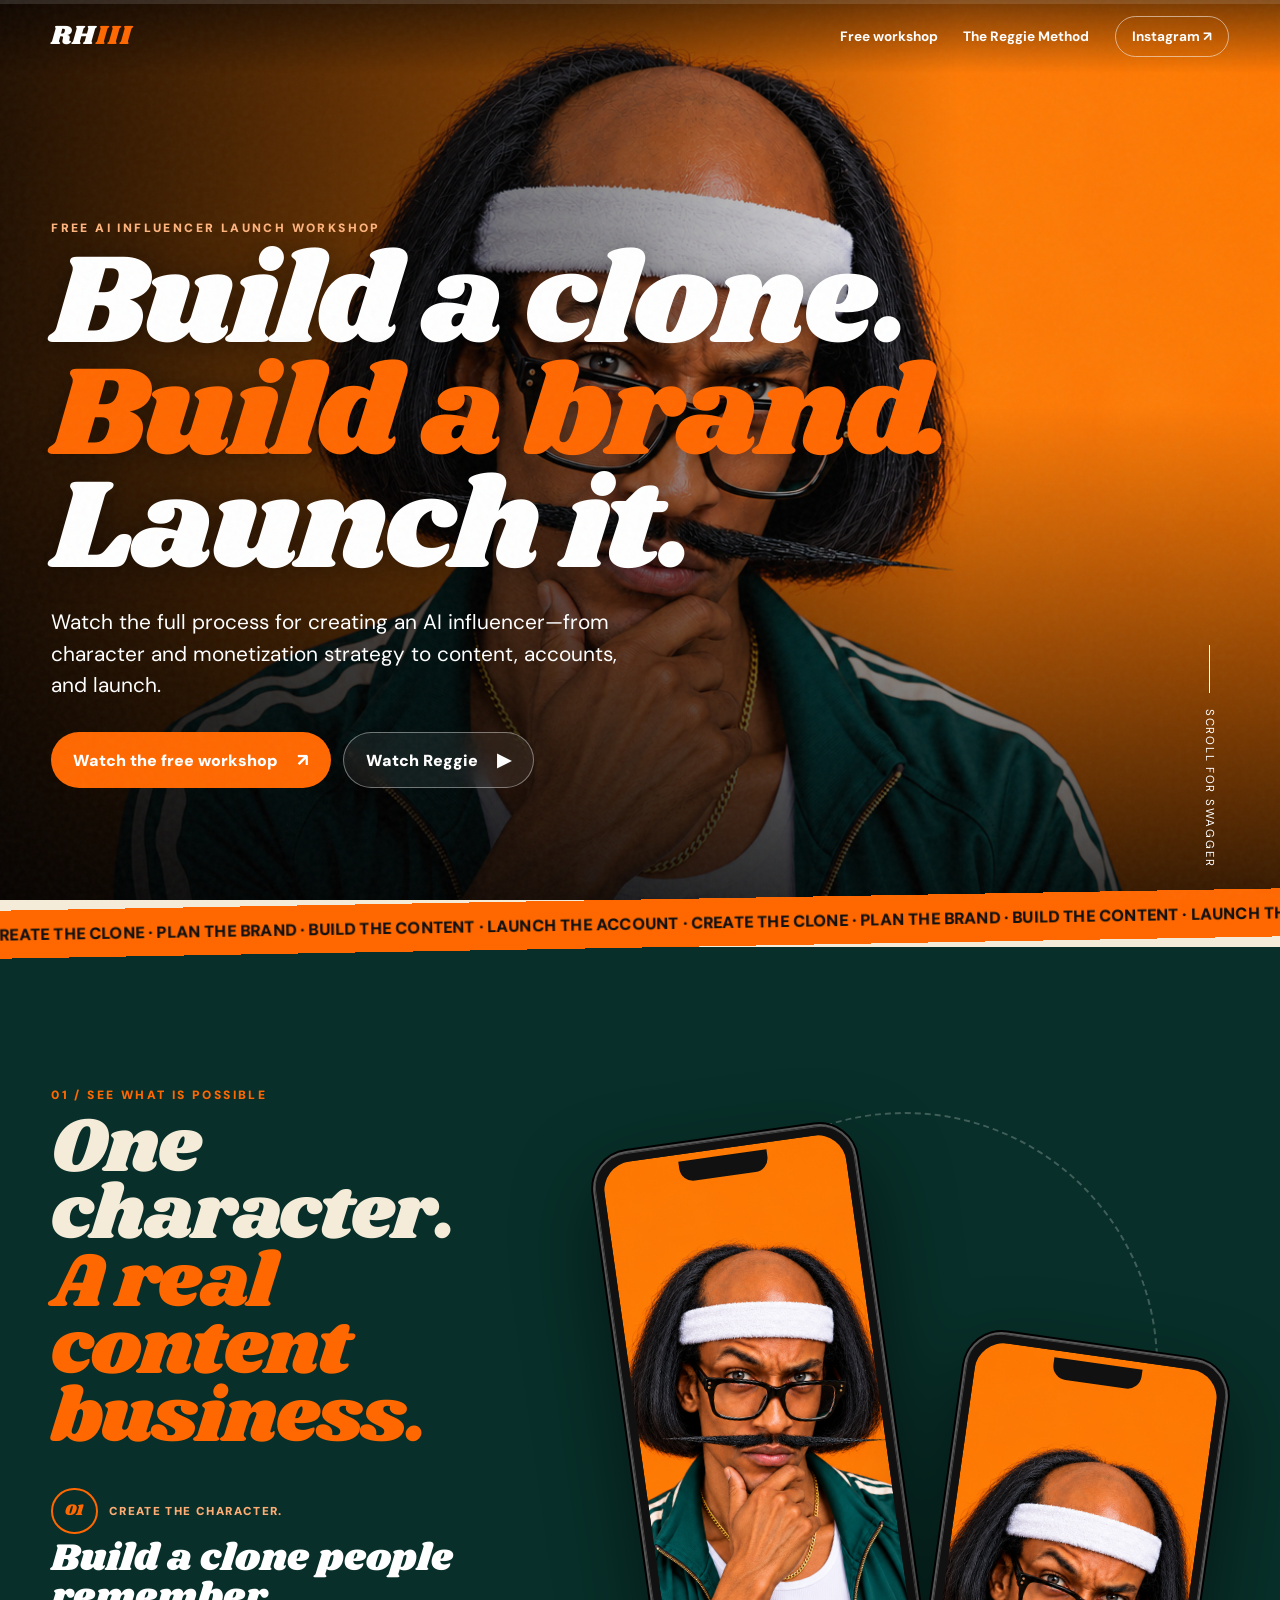
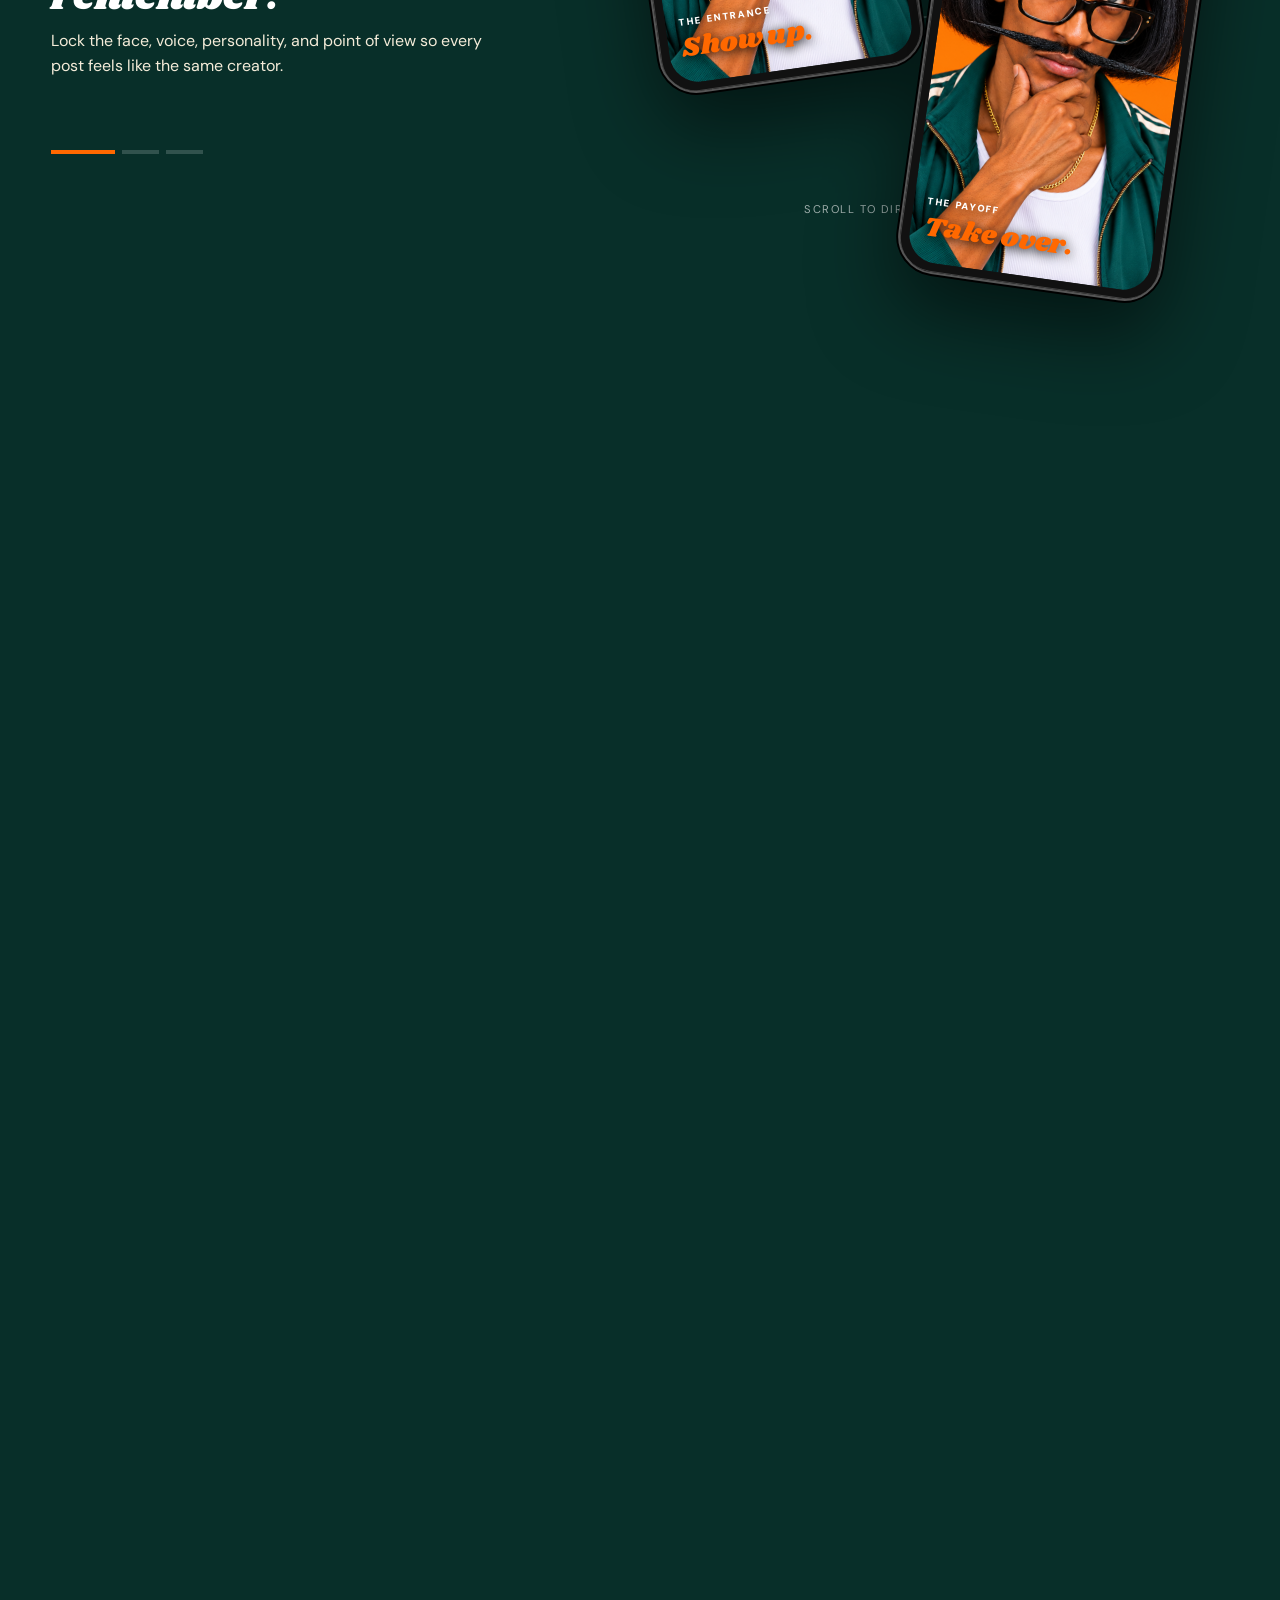
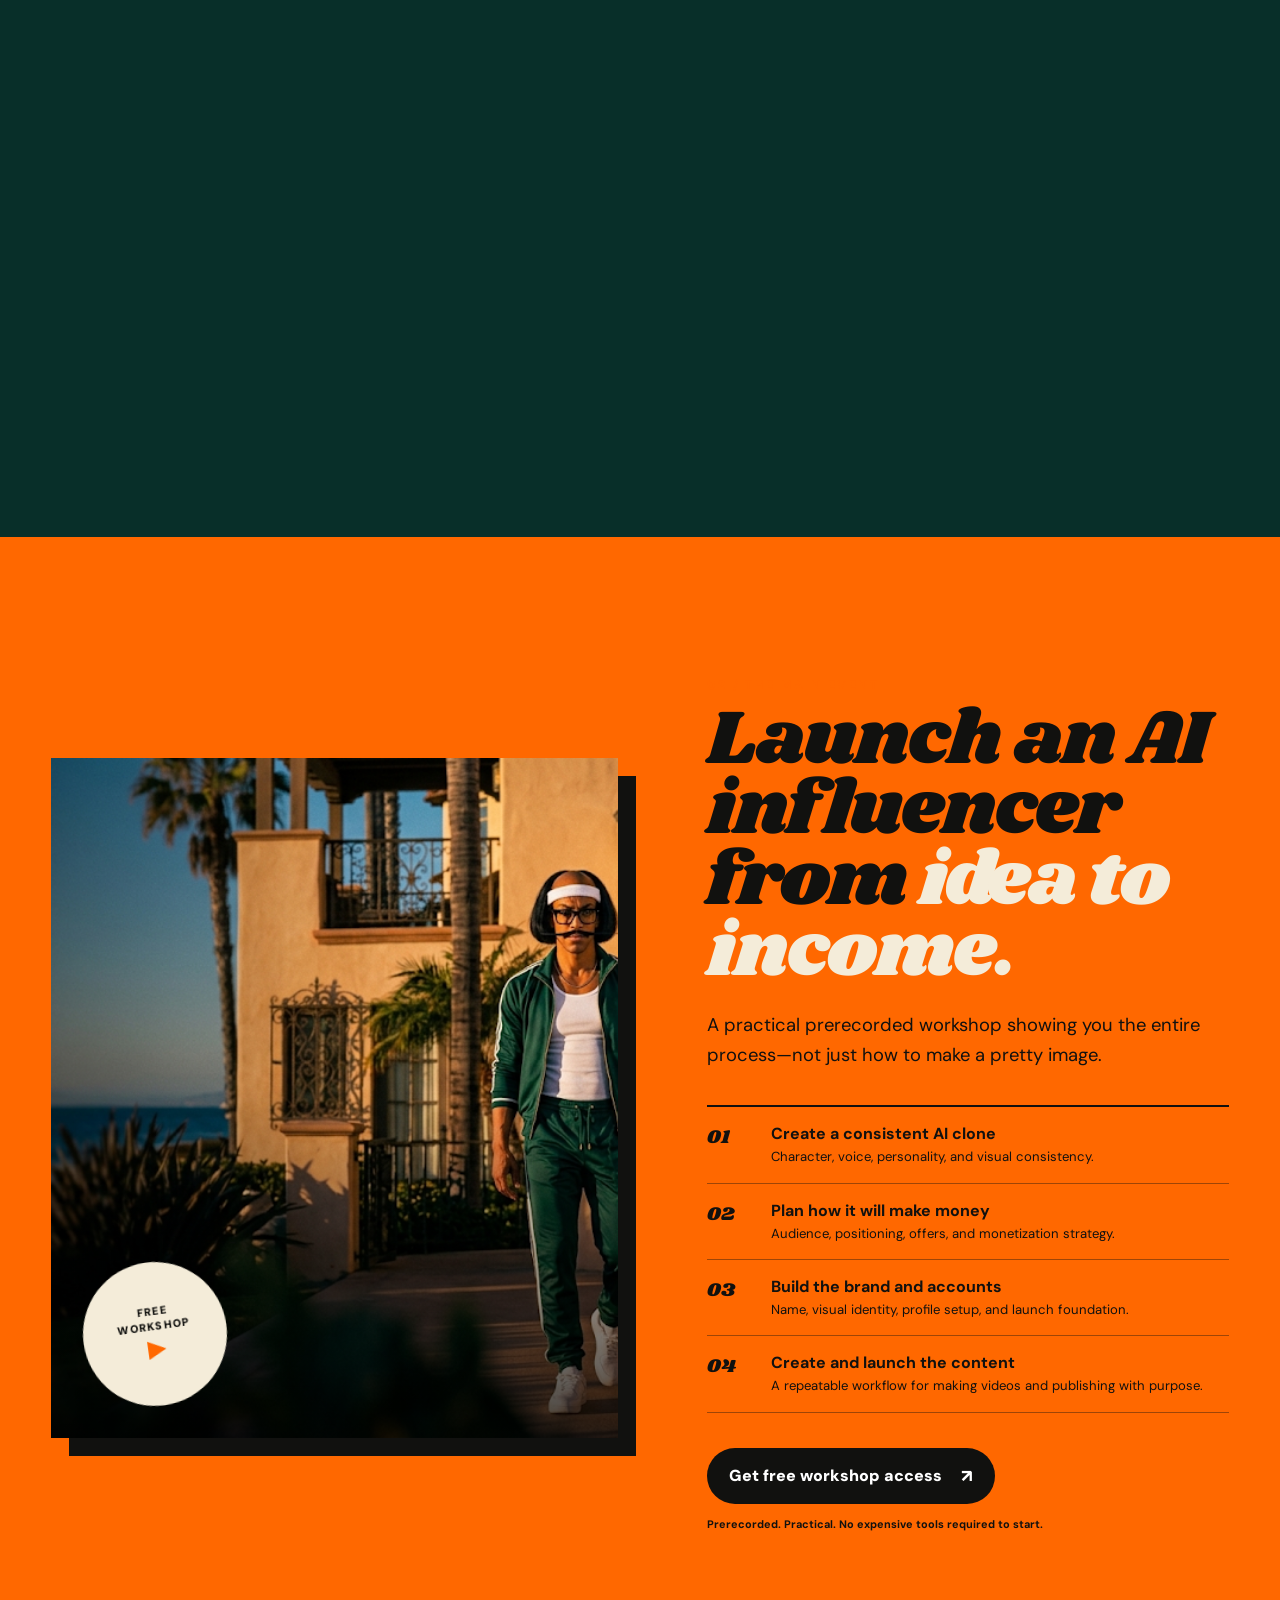
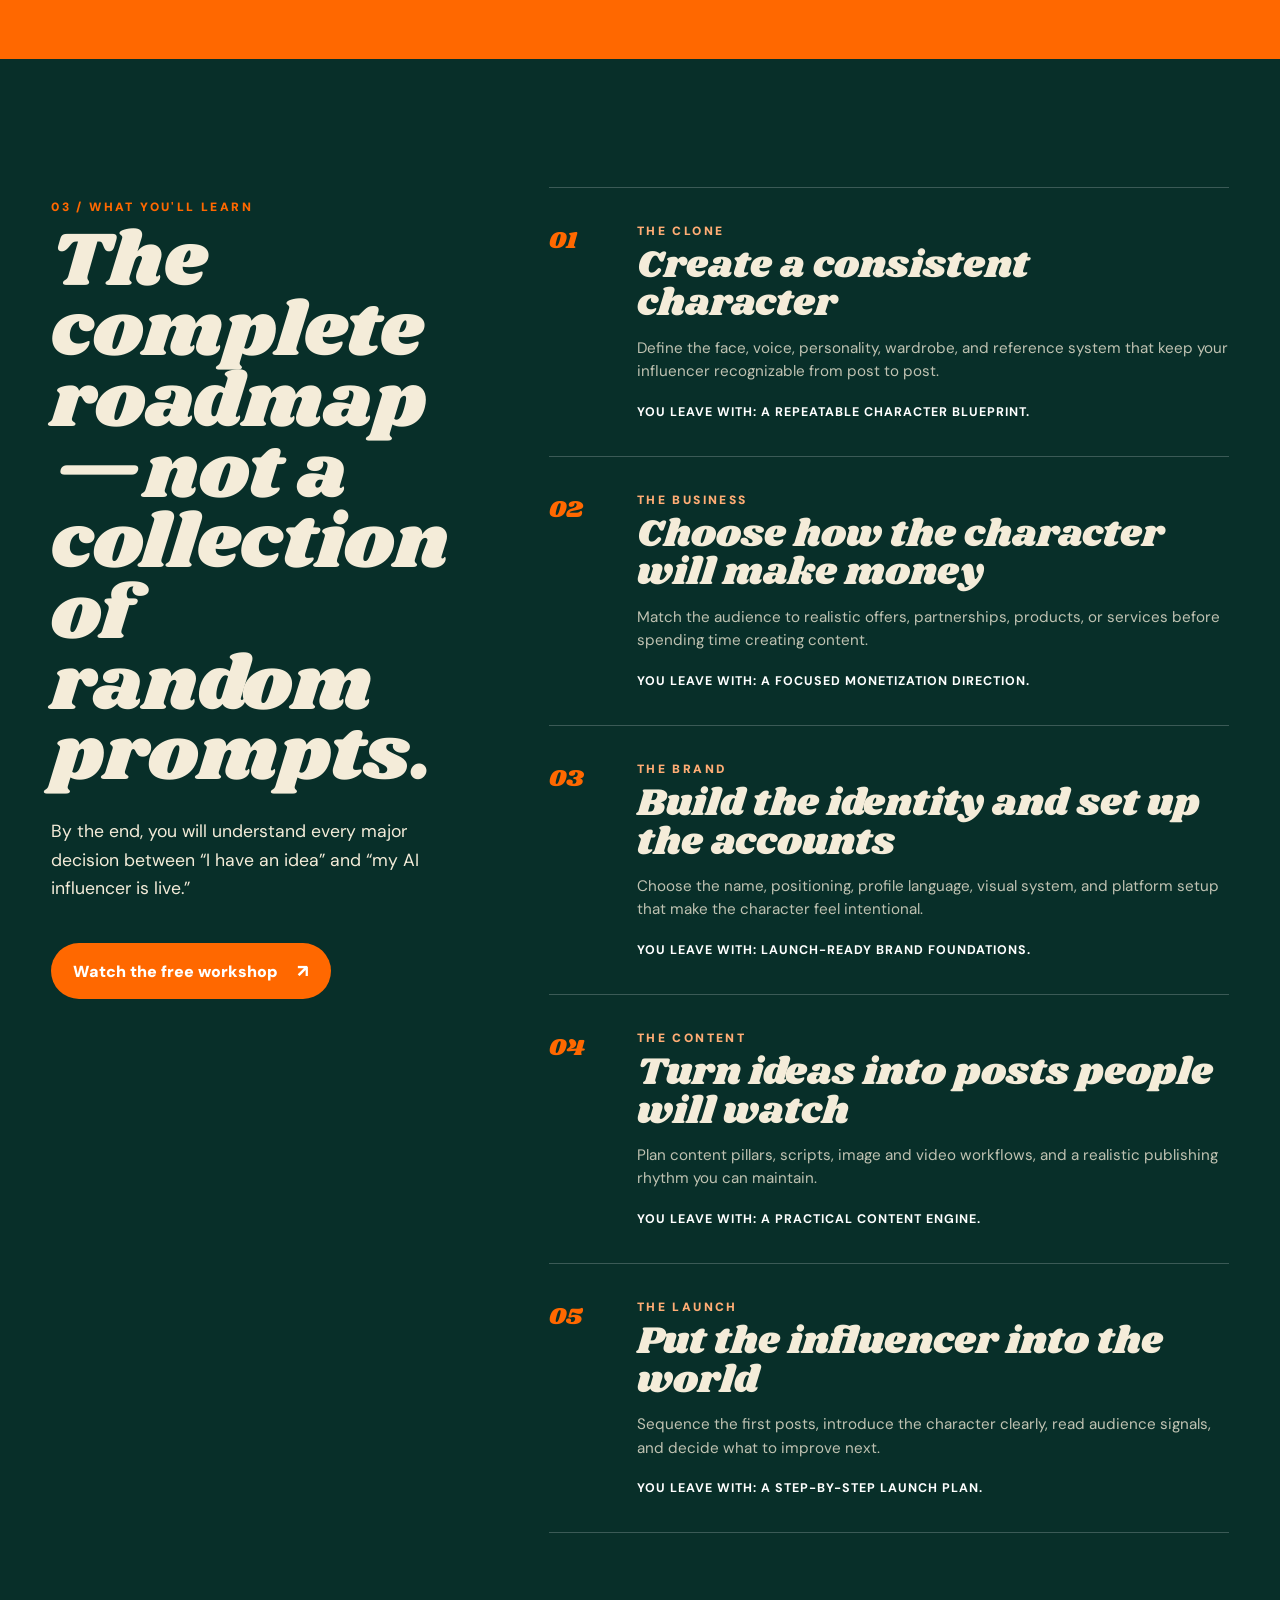
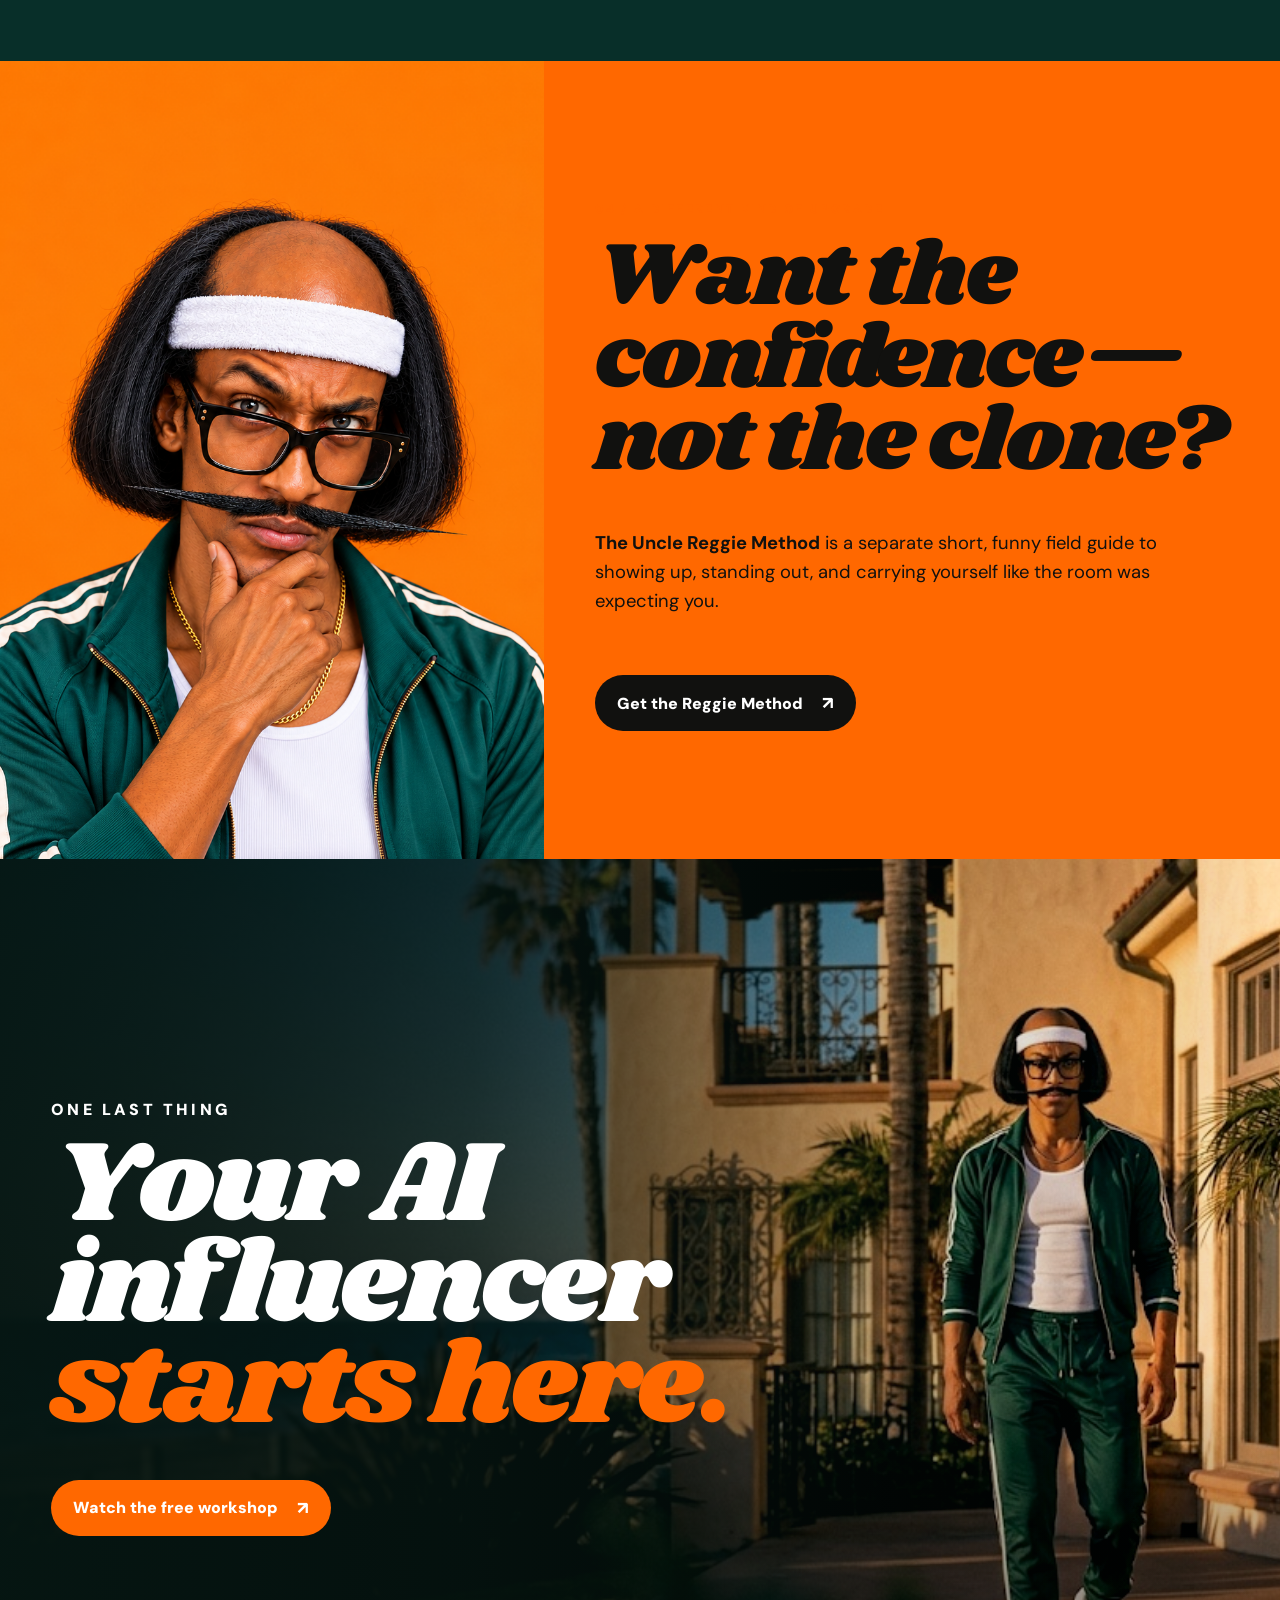
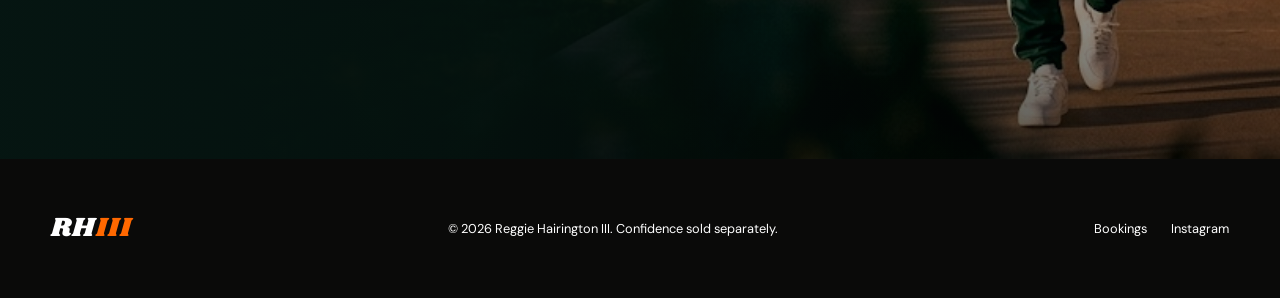
<file: index.html>
<!doctype html>
<html lang="en">
<head>
  <meta charset="utf-8">
  <meta name="viewport" content="width=device-width, initial-scale=1">
  <meta name="description" content="Learn the full process for creating, branding, monetizing, and launching an AI influencer—or have us build it for you.">
  <meta name="theme-color" content="#082f29">
  <title>Uncle Reggie — Build and Launch Your AI Influencer</title>
  <link rel="preconnect" href="https://fonts.googleapis.com">
  <link rel="preconnect" href="https://fonts.gstatic.com" crossorigin>
  <link href="https://fonts.googleapis.com/css2?family=DM+Sans:wght@400;600;700;900&family=Shrikhand&display=swap" rel="stylesheet">
  <link rel="stylesheet" href="styles.css?v=20261007-2">
</head>
<body>
  <div class="grain" aria-hidden="true"></div>
  <div class="scroll-progress" aria-hidden="true"><span></span></div>

  <header class="nav">
    <a class="brand" href="#top" aria-label="Uncle Reggie home">RH<span>III</span></a>
    <nav aria-label="Primary navigation">
      <a href="webinar.html">Free workshop</a>
      <a href="#reggie-method">The Reggie Method</a>
      <a class="nav-pill" href="https://www.instagram.com/reggiehairington/" target="_blank" rel="noreferrer">Instagram ↗</a>
    </nav>
  </header>

  <main id="top">
    <section class="hero" aria-labelledby="hero-title">
      <video class="hero-video" autoplay muted loop playsinline poster="assets/reggie-portrait.png">
        <source src="assets/reggie-hero.mp4" type="video/mp4">
      </video>
      <div class="hero-wash" aria-hidden="true"></div>
      <div class="hero-copy">
        <p class="kicker reveal">FREE AI INFLUENCER LAUNCH WORKSHOP</p>
        <h1 id="hero-title" class="reveal">Build a clone.<br><em>Build a brand.</em><br>Launch it.</h1>
        <p class="hero-deck reveal">Watch the full process for creating an AI influencer—from character and monetization strategy to content, accounts, and launch.</p>
        <div class="hero-actions reveal">
          <a class="button hot magnetic" href="webinar.html">Watch the free workshop <span>↗</span></a>
          <button class="button glass" type="button" data-open-film>Watch Reggie <span>▶</span></button>
        </div>
      </div>
      <p class="scroll-cue" aria-hidden="true"><span></span> Scroll for swagger</p>
    </section>

    <div class="ticker" aria-hidden="true">
      <div>CREATE THE CLONE · PLAN THE BRAND · BUILD THE CONTENT · LAUNCH THE ACCOUNT · CREATE THE CLONE · PLAN THE BRAND · BUILD THE CONTENT · LAUNCH THE ACCOUNT ·</div>
    </div>

    <section class="manifesto" id="world" aria-labelledby="world-title">
      <div class="manifesto-copy">
        <p class="section-no">01 / SEE WHAT IS POSSIBLE</p>
        <h2 id="world-title">One character.<br><em>A real content business.</em></h2>
        <div class="story-steps" aria-live="polite">
          <article class="story-step active" data-story-step="0"><span>01</span><p class="story-kicker">Create the character.</p><h3>Build a clone people remember.</h3><p>Lock the face, voice, personality, and point of view so every post feels like the same creator.</p></article>
          <article class="story-step" data-story-step="1"><span>02</span><p class="story-kicker">Build the business.</p><h3>Give the character a reason to exist.</h3><p>Choose the audience, offer, positioning, branding, and accounts before you start posting at random.</p></article>
          <article class="story-step" data-story-step="2"><span>03</span><p class="story-kicker">Launch the content.</p><h3>Turn the clone into a repeatable system.</h3><p>Plan, create, publish, learn, and improve—without starting from a blank page every day.</p></article>
        </div>
        <div class="story-progress" aria-hidden="true"><i class="active"></i><i></i><i></i></div>
      </div>
      <div class="phone-stage" aria-label="Two Reggie video examples that animate as you scroll">
        <div class="motion-orbit" aria-hidden="true"></div>
        <figure class="phone phone-one"><div class="phone-speaker" aria-hidden="true"></div><video muted playsinline preload="metadata" poster="assets/reggie-portrait.png" data-scroll-video><source src="assets/reggie-hero.mp4" type="video/mp4"></video><figcaption><span>THE ENTRANCE</span><strong>Show up.</strong></figcaption></figure>
        <figure class="phone phone-two"><div class="phone-speaker" aria-hidden="true"></div><video muted playsinline preload="metadata" poster="assets/reggie-portrait.png" data-scroll-video><source src="assets/reggie-reel.mp4" type="video/mp4"></video><figcaption><span>THE PAYOFF</span><strong>Take over.</strong></figcaption></figure>
        <p class="scroll-director" aria-hidden="true">Scroll to direct Reggie <b>↓</b></p>
      </div>
    </section>

    <section class="workshop" id="workshop" aria-labelledby="workshop-title">
      <div class="workshop-visual reveal"><video autoplay muted loop playsinline preload="metadata" poster="assets/reggie-beach-hero.png" aria-label="Uncle Reggie walking beside the ocean"><source src="assets/reggie-workshop-walk.mp4" type="video/mp4"></video><span class="play-seal">FREE<br>WORKSHOP<br><b>▶</b></span></div>
      <div class="workshop-copy reveal">
        <p class="section-no">02 / THE MAIN EVENT</p>
        <h2 id="workshop-title">Launch an AI influencer from <em>idea to income.</em></h2>
        <p class="workshop-lead">A practical prerecorded workshop showing you the entire process—not just how to make a pretty image.</p>
        <ol class="workshop-list"><li><span>01</span><div><strong>Create a consistent AI clone</strong><p>Character, voice, personality, and visual consistency.</p></div></li><li><span>02</span><div><strong>Plan how it will make money</strong><p>Audience, positioning, offers, and monetization strategy.</p></div></li><li><span>03</span><div><strong>Build the brand and accounts</strong><p>Name, visual identity, profile setup, and launch foundation.</p></div></li><li><span>04</span><div><strong>Create and launch the content</strong><p>A repeatable workflow for making videos and publishing with purpose.</p></div></li></ol>
        <a class="button dark magnetic" href="webinar.html">Get free workshop access <span>↗</span></a>
        <p class="microcopy">Prerecorded. Practical. No expensive tools required to start.</p>
      </div>
    </section>

    <section class="curriculum" aria-labelledby="curriculum-title">
      <header class="curriculum-head reveal">
        <p class="section-no">03 / WHAT YOU'LL LEARN</p>
        <h2 id="curriculum-title">The complete roadmap—not a collection of random prompts.</h2>
        <p>By the end, you will understand every major decision between “I have an idea” and “my AI influencer is live.”</p>
        <a class="button hot magnetic" href="webinar.html">Watch the free workshop <span>↗</span></a>
      </header>
      <ol class="curriculum-list">
        <li class="reveal"><span>01</span><div><p class="tag">THE CLONE</p><h3>Create a consistent character</h3><p>Define the face, voice, personality, wardrobe, and reference system that keep your influencer recognizable from post to post.</p><strong>You leave with: a repeatable character blueprint.</strong></div></li>
        <li class="reveal"><span>02</span><div><p class="tag">THE BUSINESS</p><h3>Choose how the character will make money</h3><p>Match the audience to realistic offers, partnerships, products, or services before spending time creating content.</p><strong>You leave with: a focused monetization direction.</strong></div></li>
        <li class="reveal"><span>03</span><div><p class="tag">THE BRAND</p><h3>Build the identity and set up the accounts</h3><p>Choose the name, positioning, profile language, visual system, and platform setup that make the character feel intentional.</p><strong>You leave with: launch-ready brand foundations.</strong></div></li>
        <li class="reveal"><span>04</span><div><p class="tag">THE CONTENT</p><h3>Turn ideas into posts people will watch</h3><p>Plan content pillars, scripts, image and video workflows, and a realistic publishing rhythm you can maintain.</p><strong>You leave with: a practical content engine.</strong></div></li>
        <li class="reveal"><span>05</span><div><p class="tag">THE LAUNCH</p><h3>Put the influencer into the world</h3><p>Sequence the first posts, introduce the character clearly, read audience signals, and decide what to improve next.</p><strong>You leave with: a step-by-step launch plan.</strong></div></li>
      </ol>
    </section>

    <section class="reggie-method" id="reggie-method" aria-labelledby="reggie-method-title">
      <div class="reggie-method-image"><img src="assets/reggie-portrait.png" alt="Uncle Reggie considering your potential"></div>
      <div class="reggie-method-copy reveal"><p class="section-no">04 / A DIFFERENT KIND OF UPGRADE</p><h2 id="reggie-method-title">Want the confidence—not the clone?</h2><p><strong>The Uncle Reggie Method</strong> is a separate short, funny field guide to showing up, standing out, and carrying yourself like the room was expecting you.</p><div class="reggie-method-buy"><a class="button dark magnetic" href="https://buy.stripe.com/3cIcN74HG5Hm1vZblrdZ603" target="_blank" rel="noreferrer">Get the Reggie Method <span>↗</span></a></div></div>
    </section>

    <section class="finale">
      <img src="assets/reggie-finale-beach.jpg" alt="Uncle Reggie walking toward the camera beside the ocean">
      <div class="finale-copy reveal">
        <p>ONE LAST THING</p>
        <h2>Your AI influencer<br><em>starts here.</em></h2>
        <a class="button hot magnetic" href="webinar.html">Watch the free workshop <span>↗</span></a>
      </div>
    </section>
  </main>

  <footer>
    <a class="brand" href="#top">RH<span>III</span></a>
    <p>© 2026 Reggie Hairington III. Confidence sold separately.</p>
    <div><a href="mailto:reggiehairington@gmail.com">Bookings</a><a href="https://www.instagram.com/reggiehairington/" target="_blank" rel="noreferrer">Instagram</a></div>
  </footer>

  <dialog id="film">
    <button class="film-close" type="button" aria-label="Close video">×</button>
    <video controls playsinline poster="assets/reggie-portrait.png"><source src="assets/reggie-reel.mp4" type="video/mp4"></video>
  </dialog>

  <script src="script.js?v=20261007-1"></script>
</body>
</html>
</file>
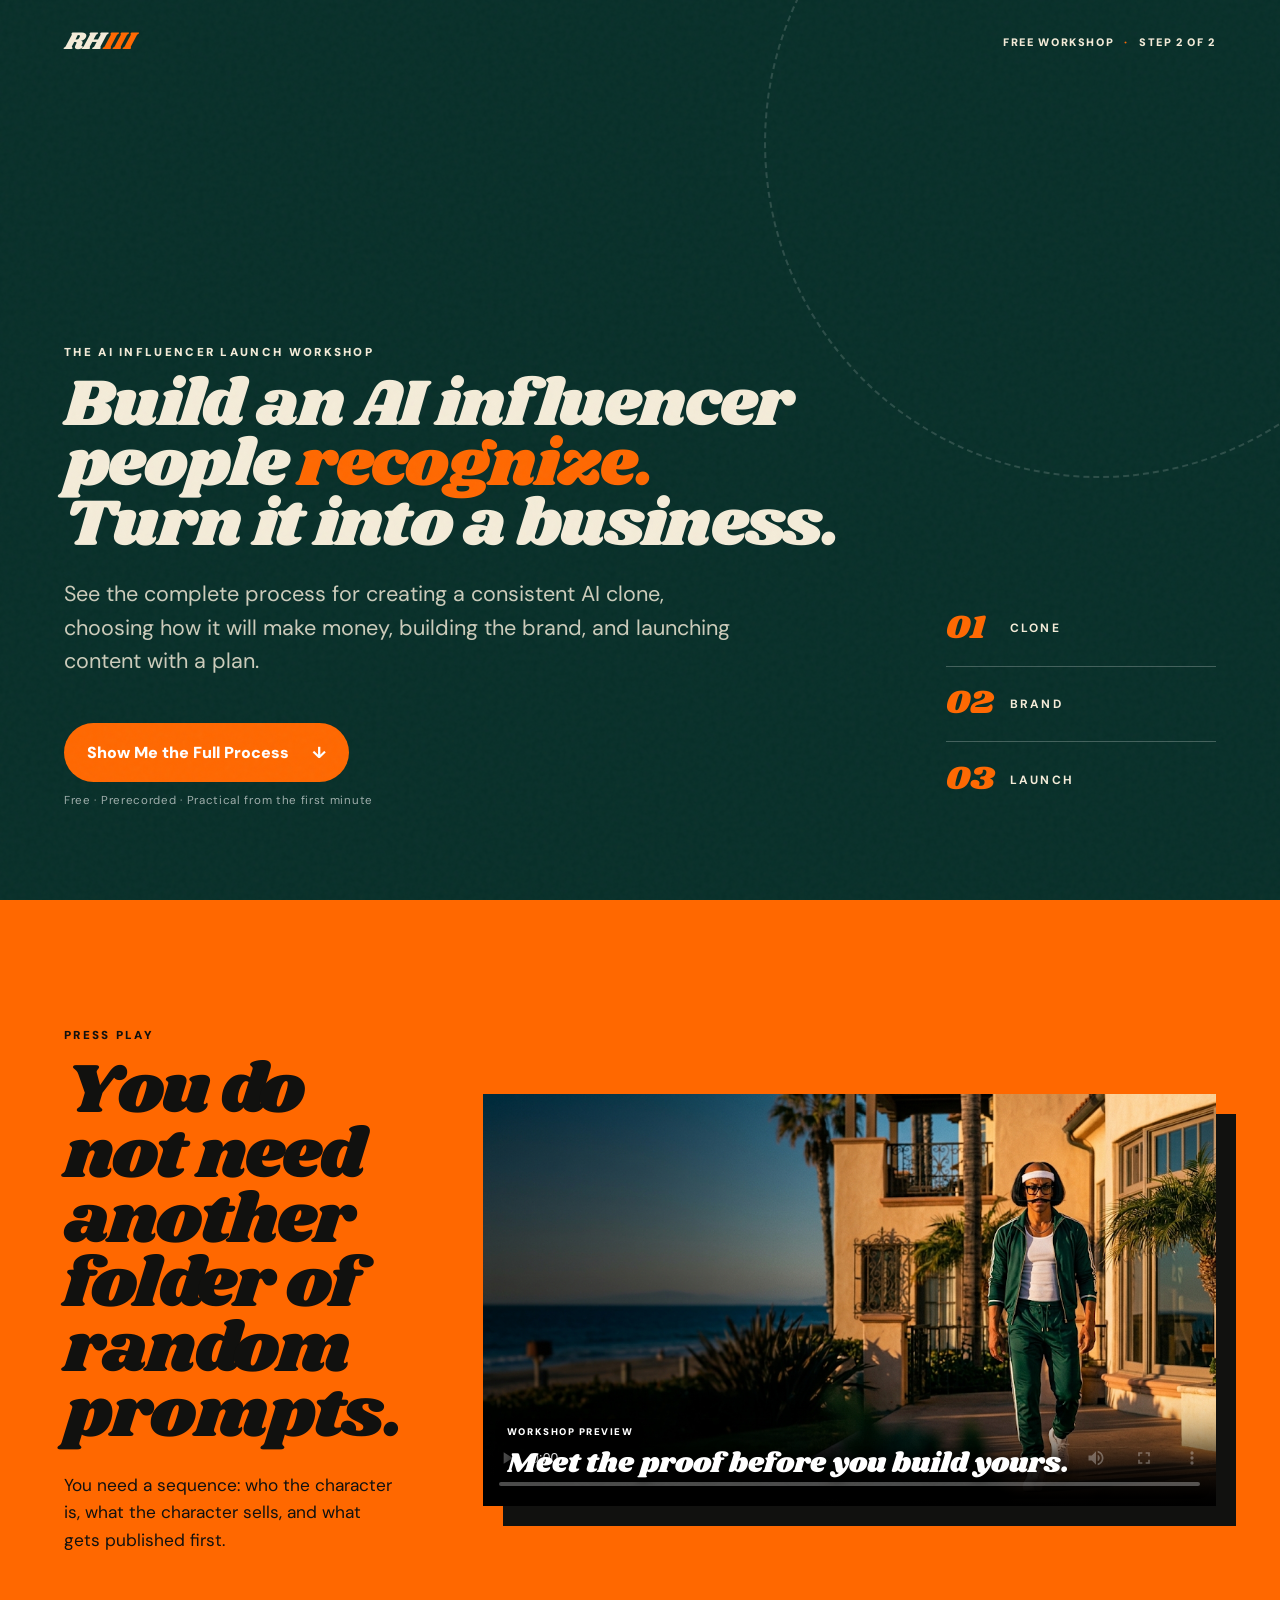
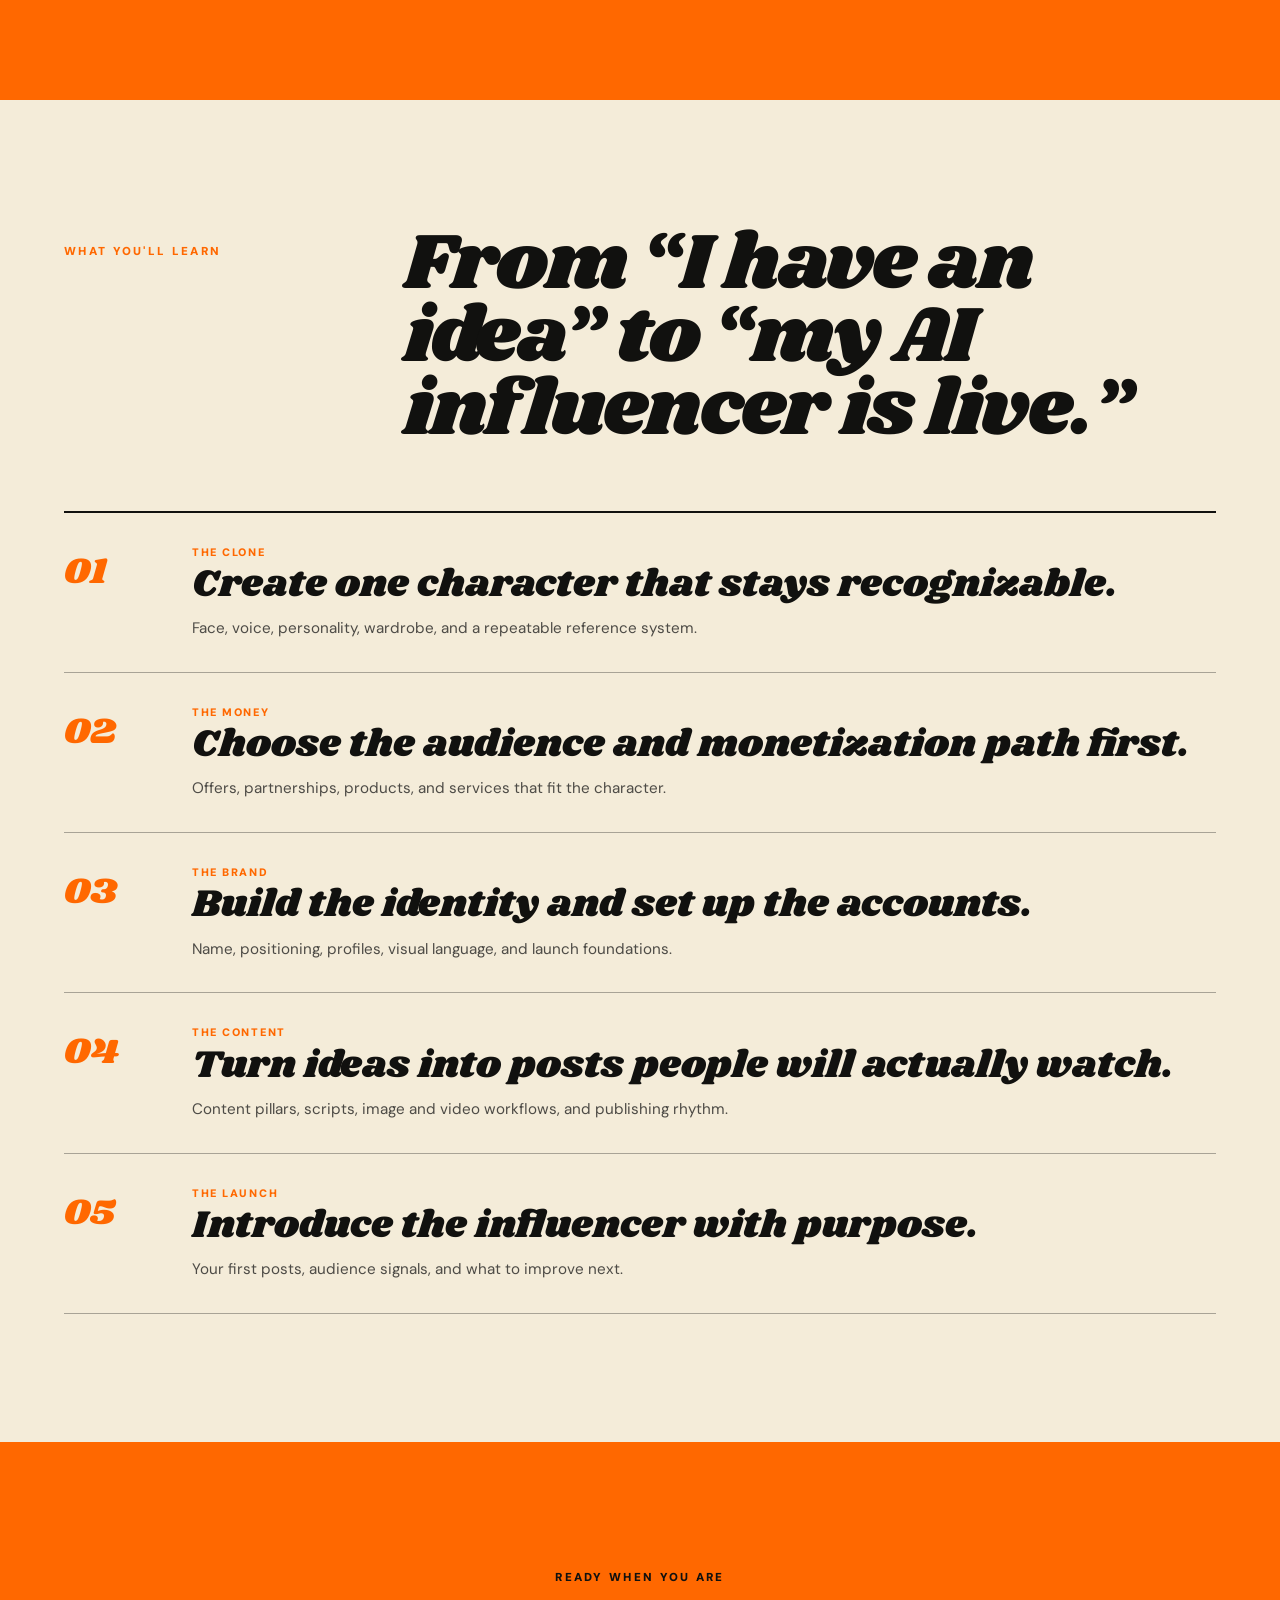
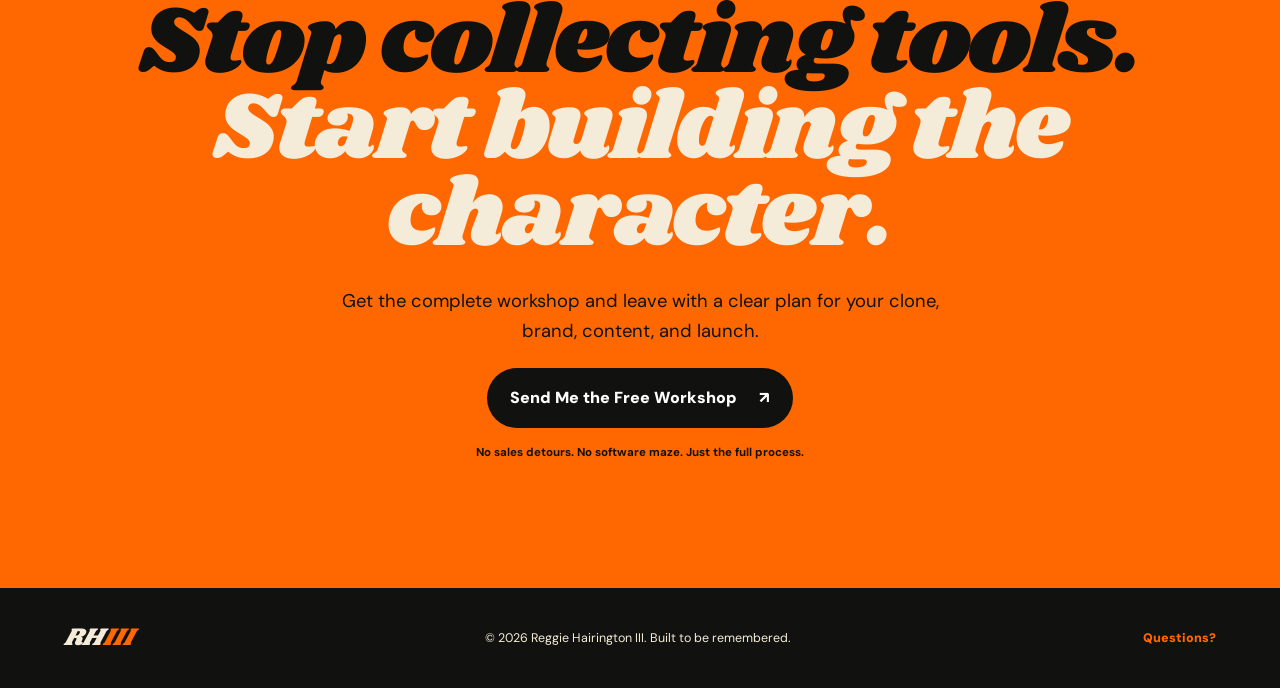
<file: webinar.html>
<!doctype html>
<html lang="en">
<head>
  <meta charset="utf-8">
  <meta name="viewport" content="width=device-width, initial-scale=1">
  <meta name="description" content="Watch the free AI Influencer Launch Workshop and learn how to create, brand, monetize, and launch a consistent AI character.">
  <meta name="theme-color" content="#082f29">
  <title>Free AI Influencer Launch Workshop | Uncle Reggie</title>
  <link rel="preconnect" href="https://fonts.googleapis.com">
  <link rel="preconnect" href="https://fonts.gstatic.com" crossorigin>
  <link href="https://fonts.googleapis.com/css2?family=DM+Sans:wght@400;600;700;900&family=Shrikhand&display=swap" rel="stylesheet">
  <link rel="stylesheet" href="webinar.css?v=20261007-1">
</head>
<body>
  <div class="grain" aria-hidden="true"></div>

  <header class="webinar-nav">
    <a class="brand" href="index.html" aria-label="Return to Uncle Reggie home">RH<span>III</span></a>
    <p>FREE WORKSHOP <span>·</span> STEP 2 OF 2</p>
  </header>

  <main>
    <section class="webinar-hero" aria-labelledby="webinar-title">
      <div class="hero-copy">
        <p class="eyebrow">THE AI INFLUENCER LAUNCH WORKSHOP</p>
        <h1 id="webinar-title">Build an AI influencer people <em>recognize.</em><br>Turn it into a business.</h1>
        <p class="hero-lead">See the complete process for creating a consistent AI clone, choosing how it will make money, building the brand, and launching content with a plan.</p>
        <a class="button button-orange" href="#watch">Show Me the Full Process <span>↓</span></a>
        <p class="microcopy">Free · Prerecorded · Practical from the first minute</p>
      </div>
      <div class="hero-mark" aria-hidden="true"><span>01</span><b>CLONE</b><i></i><span>02</span><b>BRAND</b><i></i><span>03</span><b>LAUNCH</b></div>
    </section>

    <section class="watch" id="watch" aria-labelledby="watch-title">
      <div class="watch-heading">
        <p class="eyebrow">PRESS PLAY</p>
        <h2 id="watch-title">You do not need another folder of random prompts.</h2>
        <p>You need a sequence: who the character is, what the character sells, and what gets published first.</p>
      </div>
      <figure class="video-shell">
        <video controls playsinline preload="metadata" poster="assets/reggie-beach-hero.png">
          <source src="assets/reggie-workshop-walk.mp4" type="video/mp4">
        </video>
        <figcaption><span>WORKSHOP PREVIEW</span><strong>Meet the proof before you build yours.</strong></figcaption>
      </figure>
    </section>

    <section class="learn" aria-labelledby="learn-title">
      <header>
        <p class="eyebrow">WHAT YOU'LL LEARN</p>
        <h2 id="learn-title">From “I have an idea” to “my AI influencer is live.”</h2>
      </header>
      <ol class="lesson-list">
        <li><span>01</span><div><p>THE CLONE</p><h3>Create one character that stays recognizable.</h3><small>Face, voice, personality, wardrobe, and a repeatable reference system.</small></div></li>
        <li><span>02</span><div><p>THE MONEY</p><h3>Choose the audience and monetization path first.</h3><small>Offers, partnerships, products, and services that fit the character.</small></div></li>
        <li><span>03</span><div><p>THE BRAND</p><h3>Build the identity and set up the accounts.</h3><small>Name, positioning, profiles, visual language, and launch foundations.</small></div></li>
        <li><span>04</span><div><p>THE CONTENT</p><h3>Turn ideas into posts people will actually watch.</h3><small>Content pillars, scripts, image and video workflows, and publishing rhythm.</small></div></li>
        <li><span>05</span><div><p>THE LAUNCH</p><h3>Introduce the influencer with purpose.</h3><small>Your first posts, audience signals, and what to improve next.</small></div></li>
      </ol>
    </section>

    <section class="final-cta" aria-labelledby="final-title">
      <p class="eyebrow">READY WHEN YOU ARE</p>
      <h2 id="final-title">Stop collecting tools.<br><em>Start building the character.</em></h2>
      <p>Get the complete workshop and leave with a clear plan for your clone, brand, content, and launch.</p>
      <a class="button button-dark" href="mailto:reggiehairington@gmail.com?subject=Send%20me%20the%20free%20AI%20Influencer%20Launch%20Workshop">Send Me the Free Workshop <span>↗</span></a>
      <small>No sales detours. No software maze. Just the full process.</small>
    </section>
  </main>

  <footer>
    <a class="brand" href="index.html">RH<span>III</span></a>
    <p>© 2026 Reggie Hairington III. Built to be remembered.</p>
    <a href="mailto:reggiehairington@gmail.com">Questions?</a>
  </footer>
</body>
</html>
</file>
<file: styles.css>
:root{--green:#082f29;--green2:#0d4a3d;--orange:#ff6800;--cream:#f4ecd9;--ink:#11110f;--burgundy:#68152d;--confidence:.72;--pad:clamp(1.2rem,4vw,4.5rem)}
*{box-sizing:border-box}html{scroll-behavior:smooth}body{margin:0;background:var(--cream);color:var(--ink);font-family:"DM Sans",sans-serif;overflow-x:hidden}button,a{font:inherit}a{color:inherit;text-decoration:none}img,video{display:block;max-width:100%}.grain{position:fixed;inset:0;z-index:100;pointer-events:none;opacity:.08;background-image:url("data:image/svg+xml,%3Csvg viewBox='0 0 180 180' xmlns='http://www.w3.org/2000/svg'%3E%3Cfilter id='n'%3E%3CfeTurbulence type='fractalNoise' baseFrequency='.9' numOctaves='3' stitchTiles='stitch'/%3E%3C/filter%3E%3Crect width='100%25' height='100%25' filter='url(%23n)' opacity='.5'/%3E%3C/svg%3E")}.scroll-progress{position:fixed;top:0;left:0;width:100%;height:4px;z-index:130;background:#ffffff1f}.scroll-progress span{display:block;width:0;height:100%;background:var(--orange)}
.nav{position:fixed;z-index:90;top:0;left:0;width:100%;display:flex;align-items:center;justify-content:space-between;padding:1rem var(--pad);color:white;background:linear-gradient(#0008,transparent)}.brand{font-family:Shrikhand,serif;font-size:1.7rem;line-height:1}.brand span{color:var(--orange)}.nav nav{display:flex;align-items:center;gap:1.6rem;font-weight:700;font-size:.85rem}.nav-pill{border:1px solid #fff8;border-radius:99px;padding:.7rem 1rem;backdrop-filter:blur(8px)}
.hero{position:relative;min-height:100svh;background:#111;color:white;display:flex;align-items:flex-end;overflow:hidden}.hero-video{position:absolute;inset:0;width:100%;height:100%;object-fit:cover;object-position:center}.hero-wash{position:absolute;inset:0;background:linear-gradient(90deg,#000d 0%,#0007 45%,transparent 75%),linear-gradient(0deg,#000c 0%,transparent 55%)}.hero-copy{position:relative;z-index:2;padding:9rem var(--pad) 7rem;max-width:1000px}.kicker,.section-no,.tag{font-size:.75rem;font-weight:900;letter-spacing:.2em;text-transform:uppercase}.kicker{color:#ffb47e}.hero h1,.manifesto h2,.confidence-lab h2,.offers h2,.finale h2{font-family:Shrikhand,serif;font-weight:400;margin:.4rem 0;line-height:.88;letter-spacing:-.025em}.hero h1{font-size:clamp(4rem,10vw,9.5rem);text-shadow:0 4px 30px #0006}.hero h1 em,.manifesto h2 em,.finale h2 em{color:var(--orange);font-style:normal}.hero-deck{font-size:clamp(1rem,2vw,1.3rem);max-width:600px;line-height:1.5}.hero-actions{display:flex;gap:.8rem;flex-wrap:wrap;margin-top:2rem}.button{border:0;border-radius:999px;min-height:3.5rem;padding:0 1.35rem;display:inline-flex;align-items:center;justify-content:center;gap:1.2rem;font-weight:900;cursor:pointer;transition:transform .25s,background .25s}.button span{font-size:1.1em}.button.hot{background:var(--orange);color:white}.button.hot:hover{background:#ff8130}.button.glass{background:#fff1;border:1px solid #fff6;color:white;backdrop-filter:blur(10px)}.button.cream{background:var(--cream);color:var(--ink)}.button.dark{background:var(--ink);color:white}.scroll-cue{position:absolute;z-index:2;right:var(--pad);bottom:2rem;font-size:.72rem;letter-spacing:.15em;text-transform:uppercase;writing-mode:vertical-rl}.scroll-cue span{display:inline-block;height:3rem;border-left:1px solid white;margin-bottom:.7rem;animation:pulse 1.5s infinite}
.ticker{overflow:hidden;background:var(--orange);color:#111;padding:.8rem 0;font-weight:900;white-space:nowrap;transform:rotate(-1deg) scale(1.02);position:relative;z-index:4}.ticker div{width:max-content;animation:ticker 28s linear infinite}
.manifesto{--story-progress:0;background:var(--green);color:var(--cream);padding:8rem var(--pad);display:grid;grid-template-columns:minmax(360px,.82fr) minmax(520px,1.18fr);gap:6vw;min-height:310vh;align-items:start}.manifesto-copy{position:sticky;top:12vh;height:76vh}.section-no{color:var(--orange)}.manifesto h2{font-size:clamp(3.4rem,6vw,6.7rem);max-width:740px}.story-steps{position:relative;height:15rem;margin-top:2.2rem}.story-step{position:absolute;inset:0;opacity:0;transform:translateY(24px);transition:opacity .45s,transform .45s;pointer-events:none}.story-step.active{opacity:1;transform:none;pointer-events:auto}.story-step>span{display:inline-grid;place-items:center;width:2.9rem;height:2.9rem;border:2px solid var(--orange);border-radius:50%;color:var(--orange);font-family:Shrikhand}.story-step h3{font-family:Shrikhand;font-weight:400;font-size:clamp(1.9rem,3vw,3rem);line-height:1.02;margin:.35rem 0 .7rem;color:white}.story-step p{max-width:35rem;font-size:1rem;line-height:1.55;margin:0}.story-step .story-kicker{display:inline;margin-left:.7rem;color:#ffad75;font-size:.72rem;text-transform:uppercase;letter-spacing:.12em;font-weight:900}.story-progress{display:flex;gap:.45rem;margin-top:1.4rem}.story-progress i{width:2.3rem;height:4px;background:#ffffff2b;transition:background .3s,width .3s}.story-progress i.active{width:4rem;background:var(--orange)}.phone-stage{position:sticky;top:8vh;height:84vh;min-height:620px;isolation:isolate}.motion-orbit{position:absolute;width:78%;aspect-ratio:1;border:2px dashed #ffffff3b;border-radius:50%;left:11%;top:5%;transform:rotate(calc(-18deg + var(--story-progress) * 65deg))}.motion-orbit::before,.motion-orbit::after{content:"";position:absolute;border-radius:50%;background:var(--orange)}.motion-orbit::before{width:18px;height:18px;left:8%;top:18%}.motion-orbit::after{width:10px;height:10px;right:5%;bottom:24%}.phone{position:absolute;margin:0;width:min(41%,290px);aspect-ratio:9/18.5;padding:9px;background:#111;border:2px solid #565656;border-radius:38px;box-shadow:0 35px 80px #0008,0 0 0 2px #000;overflow:hidden;transition:filter .4s}.phone::after{content:"";position:absolute;inset:0;border-radius:34px;box-shadow:inset 0 0 0 1px #ffffff35;pointer-events:none}.phone-speaker{position:absolute;z-index:4;top:16px;left:50%;width:34%;height:21px;transform:translateX(-50%);border-radius:0 0 14px 14px;background:#111}.phone video{width:100%;height:100%;object-fit:cover;border-radius:29px;background:#222}.phone figcaption{position:absolute;z-index:3;left:1.4rem;right:1.4rem;bottom:1.5rem;color:white;text-shadow:0 2px 12px #000}.phone figcaption span{display:block;font-size:.6rem;letter-spacing:.18em;font-weight:900}.phone figcaption strong{display:block;font-family:Shrikhand;font-size:1.7rem;color:var(--orange);font-weight:400}.phone-one{left:7%;top:8%;transform:translateY(calc(var(--story-progress) * 70px)) rotate(calc(-8deg + var(--story-progress) * 7deg));z-index:2}.phone-two{right:5%;bottom:2%;transform:translateY(calc((1 - var(--story-progress)) * 75px)) rotate(calc(8deg - var(--story-progress) * 7deg));z-index:3}.scroll-director{position:absolute;left:50%;bottom:0;transform:translateX(-50%);white-space:nowrap;font-size:.7rem;letter-spacing:.13em;text-transform:uppercase;color:#ffffff9c}.scroll-director b{color:var(--orange);font-size:1.2rem}
.confidence-lab{min-height:100vh;background:var(--orange);padding:8rem var(--pad);display:grid;grid-template-columns:minmax(320px,.78fr) minmax(560px,1.22fr);gap:7vw;align-items:center;position:relative;overflow:hidden}.confidence-lab::before{content:"";position:absolute;width:46vw;aspect-ratio:1;border:2px dashed #1114;border-radius:50%;right:-12vw;top:-18vw}.confidence-lab h2{font-size:clamp(4rem,7vw,7.2rem);max-width:760px}.confidence-lab h2 em{font-style:normal;color:var(--cream)}.lab-copy>p:not(.section-no){max-width:32rem;font-size:1.1rem;line-height:1.6}.confidence-lab .section-no{color:var(--ink)}.confidence-scale{display:flex;gap:2.3rem;margin-top:3rem;padding-top:1.2rem;border-top:2px solid #111}.confidence-scale span{font-family:Shrikhand;font-size:1.25rem;color:#1118;line-height:1}.confidence-scale b{font-family:"DM Sans";font-size:.65rem;text-transform:uppercase;letter-spacing:.12em;color:var(--ink)}.confidence-stage{position:relative;min-height:680px;background:var(--green);color:white;overflow:hidden;box-shadow:18px 18px 0 var(--ink)}.confidence-stage::before{content:"";position:absolute;inset:0;background:radial-gradient(circle at 68% 35%,#ff680055,transparent 31%),linear-gradient(135deg,#ffffff0d,transparent 45%)}.confidence-score{position:absolute;z-index:3;left:2rem;top:2rem;display:flex;flex-direction:column}.confidence-score small{font-size:.65rem;letter-spacing:.2em;font-weight:900;color:#ffffff9c}.confidence-score output{font-family:Shrikhand;font-size:clamp(4rem,7vw,7.5rem);line-height:.9;color:var(--orange)}.confidence-portrait{position:absolute;inset:0 0 8.2rem 23%;overflow:hidden}.confidence-portrait img{width:100%;height:100%;object-fit:cover;object-position:center;transform:scale(calc(.96 + var(--confidence) * .08)) rotate(calc((var(--confidence) - .5) * 2deg));filter:saturate(calc(.75 + var(--confidence) * .5));transition:transform .18s,filter .18s}.confidence-message{position:absolute;z-index:3;left:2rem;bottom:10rem;margin:0;max-width:15rem;font-family:Shrikhand;font-size:clamp(1.5rem,2.6vw,2.5rem);line-height:1.05;color:var(--cream);text-shadow:0 2px 16px #000}.meter{position:absolute;z-index:4;inset:auto 0 0;background:var(--cream);color:var(--ink);padding:1.55rem 2rem 1.35rem}.meter label{display:flex;justify-content:space-between;align-items:center;font-weight:900;font-size:.95rem}.meter label span{font-size:.63rem;letter-spacing:.12em;text-transform:uppercase;color:var(--orange)}.meter input{width:100%;accent-color:var(--green);margin:1.25rem 0 .7rem;cursor:ew-resize}.meter-words{display:flex;justify-content:space-between;font-size:.65rem;text-transform:uppercase;font-weight:900;letter-spacing:.08em}
.offers{background:var(--cream);padding:8rem var(--pad)}.offers-head{display:flex;align-items:end;justify-content:space-between;gap:2rem;margin-bottom:5rem}.offers h2{font-size:clamp(3.6rem,8vw,8rem);max-width:1100px}.offer{position:relative;min-height:520px;margin:0 0 2rem;padding:clamp(1.5rem,4vw,4rem);display:grid;grid-template-columns:70px 1fr auto;align-items:end;gap:2rem;overflow:hidden;border:2px solid var(--ink)}.offer-index{font-family:Shrikhand;font-size:2rem;align-self:start}.offer-copy{max-width:680px}.offer h3{font-family:Shrikhand;font-size:clamp(2.8rem,6vw,6rem);line-height:.95;margin:.5rem 0 1.3rem}.offer-copy>p:not(.tag){font-size:1.1rem;line-height:1.55}.offer ul{padding-left:1.2rem;line-height:1.8}.offer-buy{text-align:right}.price{font-family:Shrikhand;font-size:clamp(5rem,9vw,9rem);line-height:.8;margin:0 0 2rem}.price sup{font-family:"DM Sans";font-size:.25em;vertical-align:top}.offer-ai{background:var(--green);color:var(--cream);border-color:var(--green)}.offer-course{color:white;min-height:680px;border:0}.offer-course>video{position:absolute;inset:0;width:100%;height:100%;object-fit:cover}.course-wash{position:absolute;inset:0;background:linear-gradient(90deg,#000e,#0006),linear-gradient(0deg,#000c,transparent)}.offer-course>*:not(video,.course-wash){position:relative;z-index:2}.offer-reggie{background:var(--orange);padding-left:42%;}.portrait-crop{position:absolute;inset:0 60% 0 0}.portrait-crop img{width:100%;height:100%;object-fit:cover}.offer-reggie>*:not(.portrait-crop){position:relative;z-index:2}
.finale{height:100svh;min-height:650px;background:var(--burgundy);color:white;position:relative;display:flex;align-items:center;overflow:hidden}.finale::after{content:"";position:absolute;inset:0;background:linear-gradient(90deg,#061713ed 0%,#061713b8 37%,#06171330 72%,transparent),linear-gradient(0deg,#0009,transparent 45%)}.finale>img{position:absolute;inset:0;width:100%;height:100%;max-width:none;object-fit:cover;object-position:center;filter:saturate(.88) contrast(1.06)}.finale-copy{position:relative;z-index:2;padding:var(--pad);max-width:850px}.finale-copy>p{font-weight:900;letter-spacing:.2em}.finale h2{font-size:clamp(4rem,9vw,9rem);margin-bottom:2.5rem}footer{background:#0a0a09;color:white;padding:3rem var(--pad);display:flex;align-items:center;justify-content:space-between;gap:2rem;font-size:.8rem}footer div{display:flex;gap:1.5rem}
dialog{width:min(900px,94vw);padding:0;border:0;background:#000;box-shadow:0 30px 100px #000b}dialog::backdrop{background:#000d;backdrop-filter:blur(8px)}dialog video{width:100%;max-height:85vh}.film-close{position:absolute;z-index:2;right:.8rem;top:.8rem;border:0;border-radius:50%;width:42px;height:42px;background:white;font-size:1.8rem;cursor:pointer}.reveal{opacity:0;transform:translateY(40px);transition:opacity .8s,transform .8s}.reveal.visible{opacity:1;transform:none}
@keyframes ticker{to{transform:translateX(-50%)}}@keyframes pulse{50%{opacity:.2;transform:scaleY(.65)}}
@media(max-width:800px){.nav nav>a:not(.nav-pill){display:none}.nav{padding:1rem 1.1rem}.hero-copy{padding:8rem 1.1rem 5rem}.hero h1{font-size:clamp(3.6rem,17vw,6rem)}.hero-video{object-position:60% center}.hero-wash{background:linear-gradient(0deg,#000e 0%,#0007 65%,#0002)}.scroll-cue{display:none}.manifesto{display:block;padding:6rem 1.1rem;min-height:auto}.manifesto-copy{position:relative;top:auto;margin-bottom:4rem}.manifesto h2{font-size:3.5rem}.reggie-roadmap{position:relative;top:auto;min-height:0}.roadmap-photo{height:52vw;min-height:280px}.roadmap-photo img{object-position:center}.roadmap-photo figcaption{right:1rem;bottom:1rem}.roadmap-drawing{padding:2.4rem 1.2rem 1.5rem}.roadmap-line{display:none}.roadmap-steps{display:block}.roadmap-steps li,.roadmap-steps li:nth-child(2),.roadmap-steps li:nth-child(3){display:grid;grid-template-columns:3.5rem 1fr;column-gap:1rem;text-align:left;padding:0 0 1.5rem;position:relative}.roadmap-steps li:not(:last-child)::after{content:"";position:absolute;left:1.72rem;top:3.7rem;bottom:.1rem;border-left:3px dashed var(--orange)}.step-number,.roadmap-steps li:nth-child(2) .step-number,.roadmap-steps li:nth-child(3) .step-number{grid-row:1/3;margin:0}.roadmap-steps strong{font-size:1.65rem}.roadmap-steps p,.roadmap-steps li:nth-child(2) p,.roadmap-steps li:nth-child(3) p{margin:.35rem 0 0;max-width:none}.confidence-lab{padding:6rem 1.1rem;display:block;min-height:0}.confidence-lab h2{font-size:3.8rem}.meter{margin:3rem 0}.mustache{max-width:92vw}.offers{padding:6rem 1.1rem}.offers-head{display:block}.offers h2{font-size:3.8rem}.offer{min-height:650px;display:flex;flex-direction:column;align-items:flex-start;justify-content:flex-end;padding:1.4rem}.offer-index{position:absolute;top:1.4rem;left:1.4rem}.offer h3{font-size:3.2rem}.offer-buy{width:100%;display:flex;align-items:end;justify-content:space-between;text-align:left;gap:1rem}.price{font-size:5rem;margin:0}.offer-buy .button{min-width:0;text-align:center}.offer-course{min-height:760px}.offer-reggie{padding-left:1.4rem;padding-top:45vh}.portrait-crop{inset:0 0 48% 0}.finale{height:92svh;align-items:flex-start}.finale>img{right:-25%;bottom:-8%;height:72%;max-width:110%}.finale-copy{padding:5rem 1.1rem}.finale h2{font-size:4rem}footer{align-items:flex-start;flex-direction:column}.ticker div{animation-duration:18s}}
@media(prefers-reduced-motion:reduce){html{scroll-behavior:auto}.ticker div,.scroll-cue span{animation:none}.reveal{opacity:1;transform:none;transition:none}.button,.mustache,.roadmap-photo img{transition:none}}
@media(max-width:800px){.manifesto{display:block;padding:6rem 1.1rem;min-height:275vh}.manifesto-copy{position:sticky;top:8vh;height:40vh;margin:0;z-index:5}.manifesto h2{font-size:clamp(2.8rem,13vw,4rem);max-width:95%}.story-steps{height:13rem;margin-top:1.3rem}.story-step h3{font-size:1.8rem}.story-step p{font-size:.9rem}.story-step .story-kicker{font-size:.58rem}.phone-stage{position:sticky;top:47vh;height:49vh;min-height:380px}.phone{width:42%;border-radius:26px;padding:6px}.phone video{border-radius:21px}.phone::after{border-radius:22px}.phone-speaker{top:10px;height:14px}.phone-one{left:5%;top:1%}.phone-two{right:5%;bottom:4%}.phone figcaption{left:.8rem;right:.8rem;bottom:1rem}.phone figcaption strong{font-size:1.15rem}.scroll-director{display:none}}
@media(prefers-reduced-motion:reduce){.story-step{transition:none}.phone-one,.phone-two,.motion-orbit{transform:none}}
@media(max-width:800px){.finale>img{inset:0;width:100%;height:100%;max-width:none;object-position:62% center}.finale::after{background:linear-gradient(0deg,#061713f2 0%,#0617137d 65%,#06171320)}}
@media(max-width:800px){.confidence-lab{padding:6rem 1.1rem;display:block;min-height:0}.confidence-lab h2{font-size:clamp(3.6rem,16vw,5.2rem)}.confidence-scale{gap:1.5rem;margin:2rem 0 3rem}.confidence-stage{min-height:620px;box-shadow:9px 9px 0 var(--ink)}.confidence-score{left:1.2rem;top:1.4rem}.confidence-score output{font-size:4.5rem}.confidence-portrait{inset:0 0 9rem 0}.confidence-message{left:1.2rem;bottom:10.5rem;font-size:1.65rem;max-width:12rem}.meter{inset:auto 0 0;margin:0;padding:1.35rem 1.2rem}.meter input{margin:1.1rem 0 .7rem}}

/* Mobile story: keep the desktop scroll choreography from collapsing into one stack. */
@media(max-width:800px){
  .manifesto{min-height:0;padding:5.5rem 1.1rem;display:block}
  .manifesto-copy{position:relative;top:auto;height:auto;margin:0}
  .story-steps{height:auto;margin-top:2.25rem;display:grid;gap:0}
  .story-step,.story-step.active{position:relative;inset:auto;opacity:1;transform:none;pointer-events:auto;padding:0 0 2rem 4rem;border-bottom:1px solid #ffffff2b}
  .story-step+.story-step{padding-top:2rem}
  .story-step>span{position:absolute;left:0;top:0;width:2.75rem;height:2.75rem}
  .story-step+.story-step>span{top:2rem}
  .story-step h3{margin:.45rem 0 .65rem;font-size:clamp(1.7rem,8vw,2.2rem)}
  .story-step p{font-size:.95rem}
  .story-progress{display:none}
  .phone-stage{position:relative;top:auto;height:auto;min-height:0;margin-top:3rem;display:grid;grid-template-columns:repeat(2,minmax(0,1fr));gap:.75rem;align-items:start}
  .motion-orbit{width:84%;left:8%;top:4%;opacity:.65;transform:rotate(-8deg)}
  .phone{position:relative;width:100%;max-width:none;margin:0;border-radius:24px;padding:6px}
  .phone-one,.phone-two{inset:auto;transform:none}
  .phone-two{margin-top:3rem}
}
.workshop{background:var(--orange);color:var(--ink);padding:8rem var(--pad);display:grid;grid-template-columns:minmax(420px,1fr) minmax(420px,.92fr);gap:7vw;align-items:center}.workshop-visual{position:relative;min-height:680px;overflow:hidden;box-shadow:18px 18px 0 var(--ink)}.workshop-visual::after{content:"";position:absolute;inset:0;background:linear-gradient(0deg,#000b,transparent 52%)}.workshop-visual img{width:100%;height:100%;min-height:680px;object-fit:cover;object-position:61% center}.play-seal{position:absolute;z-index:2;left:2rem;bottom:2rem;width:9rem;height:9rem;border-radius:50%;display:grid;place-content:center;text-align:center;background:var(--cream);font-size:.68rem;font-weight:900;letter-spacing:.12em;line-height:1.35;transform:rotate(-8deg)}.play-seal b{font-size:1.4rem;color:var(--orange)}.workshop-copy h2,.reggie-method h2{font-family:Shrikhand;font-weight:400;line-height:.92;letter-spacing:-.025em}.workshop-copy h2{font-size:clamp(3.8rem,6vw,6.7rem);margin:.5rem 0 1.5rem}.workshop-copy h2 em{font-style:normal;color:var(--cream)}.workshop-lead{font-size:1.15rem;line-height:1.6;max-width:39rem}.workshop-list{list-style:none;margin:2.2rem 0;padding:0;border-top:2px solid var(--ink)}.workshop-list li{display:grid;grid-template-columns:3rem 1fr;gap:1rem;padding:1rem 0;border-bottom:1px solid #1116}.workshop-list li>span{font-family:Shrikhand;font-size:1.2rem}.workshop-list strong{font-size:1rem}.workshop-list p{font-size:.82rem;margin:.25rem 0 0;line-height:1.4}.microcopy{font-size:.68rem;font-weight:700;margin:.8rem 0 0}.offers{padding:8rem var(--pad);background:var(--cream)}.offers-head{align-items:end}.offers-head>div{max-width:960px}.offers-head>p{max-width:28rem;line-height:1.55}.plans-grid{display:grid;grid-template-columns:1fr 1fr;gap:1.4rem}.plan{min-height:660px;padding:clamp(1.7rem,3vw,3.2rem);display:flex;flex-direction:column;border:2px solid var(--ink)}.plan h3{font-family:Shrikhand;font-weight:400;font-size:clamp(3rem,5vw,5.4rem);line-height:.92;margin:.6rem 0 1.4rem}.plan>p:not(.tag,.price,.plan-note){font-size:1.05rem;line-height:1.55;max-width:38rem}.plan ul{padding-left:1.2rem;line-height:1.9}.plan-buy{margin-top:auto;display:flex;align-items:end;justify-content:space-between;gap:1rem}.plan .price{font-size:clamp(4.5rem,7vw,7rem);margin:2rem 0 0}.plan-diy{background:white}.plan-done{background:var(--green);color:var(--cream);border-color:var(--green)}.plan-done .tag{color:var(--orange)}.plan-note{font-size:.7rem;margin:1.2rem 0 0;color:#ffffffa8}.reggie-method{min-height:86vh;background:var(--orange);display:grid;grid-template-columns:minmax(360px,.85fr) minmax(420px,1.15fr);align-items:stretch}.reggie-method-image{min-height:700px;overflow:hidden}.reggie-method-image img{width:100%;height:100%;object-fit:cover}.reggie-method-copy{padding:8rem var(--pad);display:flex;flex-direction:column;justify-content:center}.reggie-method h2{font-size:clamp(4rem,7vw,7rem);margin:.5rem 0 1.6rem}.reggie-method-copy>p:not(.section-no){font-size:1.15rem;line-height:1.6;max-width:44rem}.reggie-method-buy{display:flex;align-items:end;gap:2rem;margin-top:2.5rem}.reggie-method-buy .price{margin:0}
@media(max-width:800px){.workshop{display:block;padding:6rem 1.1rem}.workshop-visual{min-height:520px;box-shadow:9px 9px 0 var(--ink);margin-bottom:4rem}.workshop-visual img{min-height:520px}.workshop-copy h2{font-size:3.8rem}.play-seal{width:7.5rem;height:7.5rem;left:1rem;bottom:1rem}.offers-head>p{margin-top:1.5rem}.plans-grid{display:block}.plan{min-height:620px;margin-bottom:1rem;padding:1.4rem}.plan h3{font-size:3.4rem}.plan-buy{display:block}.plan .price{font-size:5rem;margin-bottom:1.5rem}.plan-buy .button{width:100%}.reggie-method{display:block;min-height:0}.reggie-method-image{min-height:480px;height:58vh}.reggie-method-copy{padding:5rem 1.1rem}.reggie-method h2{font-size:3.8rem}.reggie-method-buy{display:block}.reggie-method-buy .price{margin-bottom:1.5rem}}
.curriculum{background:var(--green);color:var(--cream);padding:8rem var(--pad);display:grid;grid-template-columns:minmax(340px,.75fr) minmax(540px,1.25fr);gap:7vw;align-items:start}.curriculum-head{position:sticky;top:14vh}.curriculum h2{font-family:Shrikhand;font-size:clamp(3.8rem,6vw,6.8rem);font-weight:400;line-height:.92;margin:.5rem 0 1.6rem}.curriculum-head>p:not(.section-no){font-size:1.1rem;line-height:1.6;max-width:34rem}.curriculum-head .button{margin-top:1.5rem}.curriculum-list{list-style:none;margin:0;padding:0;border-top:1px solid #ffffff35}.curriculum-list li{display:grid;grid-template-columns:4rem 1fr;gap:1.5rem;padding:2.2rem 0;border-bottom:1px solid #ffffff35}.curriculum-list li>span{font-family:Shrikhand;font-size:1.5rem;color:var(--orange)}.curriculum-list .tag{color:#ffad75;margin:0 0 .5rem}.curriculum-list h3{font-family:Shrikhand;font-size:clamp(2rem,3vw,3.1rem);font-weight:400;line-height:1;margin:0 0 .8rem}.curriculum-list li p:not(.tag){font-size:.95rem;line-height:1.55;max-width:42rem;margin:.2rem 0 1rem;color:#f4ecd9c7}.curriculum-list strong{font-size:.78rem;text-transform:uppercase;letter-spacing:.08em;color:white}
@media(max-width:800px){.curriculum{display:block;padding:6rem 1.1rem}.curriculum-head{position:relative;top:auto;margin-bottom:4rem}.curriculum h2{font-size:3.7rem}.curriculum-list li{grid-template-columns:3rem 1fr;gap:.8rem;padding:1.8rem 0}.curriculum-list h3{font-size:2.15rem}}
.workshop-visual video{position:absolute;inset:0;width:100%;height:100%;min-height:680px;object-fit:cover;object-position:61% center}@media(max-width:800px){.workshop-visual video{min-height:520px}}
</file>
<file: webinar.css>
:root{--green:#082f29;--orange:#ff6800;--cream:#f4ecd9;--ink:#11110f;--pad:clamp(1.2rem,5vw,5rem)}

*{box-sizing:border-box}
html{scroll-behavior:smooth}
body{margin:0;background:var(--cream);color:var(--ink);font-family:"DM Sans",sans-serif;overflow-x:hidden}
a{color:inherit;text-decoration:none}
img,video{display:block;max-width:100%}
.grain{position:fixed;inset:0;z-index:100;pointer-events:none;opacity:.07;background-image:url("data:image/svg+xml,%3Csvg viewBox='0 0 180 180' xmlns='http://www.w3.org/2000/svg'%3E%3Cfilter id='n'%3E%3CfeTurbulence type='fractalNoise' baseFrequency='.9' numOctaves='3' stitchTiles='stitch'/%3E%3C/filter%3E%3Crect width='100%25' height='100%25' filter='url(%23n)' opacity='.5'/%3E%3C/svg%3E")}
.brand{font-family:Shrikhand,serif;font-size:1.55rem;font-style:italic;color:var(--cream);letter-spacing:-.04em}
.brand span{color:var(--orange)}
.webinar-nav{position:absolute;z-index:5;top:0;left:0;width:100%;display:flex;align-items:center;justify-content:space-between;padding:1.5rem var(--pad);color:var(--cream)}
.webinar-nav p{margin:0;font-size:.68rem;font-weight:900;letter-spacing:.15em}
.webinar-nav p span{color:var(--orange);margin:0 .4rem}
.eyebrow{margin:0 0 1rem;font-size:.72rem;font-weight:900;letter-spacing:.2em;text-transform:uppercase}
.webinar-hero{min-height:100svh;padding:9rem var(--pad) 5rem;background:var(--green);color:var(--cream);display:grid;grid-template-columns:minmax(0,1fr) minmax(270px,.34fr);gap:7vw;align-items:end;position:relative;overflow:hidden}
.webinar-hero::before{content:"";position:absolute;width:52vw;aspect-ratio:1;border:2px dashed #ffffff26;border-radius:50%;right:-12vw;top:-15vw}
.hero-copy{position:relative;z-index:1}
.hero-copy h1,.watch h2,.learn h2,.final-cta h2{font-family:Shrikhand,serif;font-weight:400;letter-spacing:-.025em}
.hero-copy h1{max-width:1100px;margin:.4rem 0 1.4rem;font-size:clamp(3.8rem,5.2vw,6.6rem);line-height:.9}
.hero-copy h1 em{color:var(--orange);font-style:normal}
.hero-lead{max-width:690px;font-size:clamp(1.05rem,1.7vw,1.35rem);line-height:1.55;color:#f4ecd9d4}
.button{display:inline-flex;align-items:center;justify-content:center;gap:1.4rem;min-height:3.7rem;margin-top:1.4rem;padding:0 1.45rem;border-radius:999px;font-weight:900;transition:transform .25s,background .25s}
.button:hover{transform:translateY(-3px)}
.button-orange{background:var(--orange);color:white}
.button-dark{background:var(--ink);color:white}
.microcopy{font-size:.72rem;color:#ffffff9c;letter-spacing:.06em}
.hero-mark{position:relative;z-index:1;display:grid;grid-template-columns:auto 1fr;align-items:center;gap:.8rem 1rem;padding-bottom:1rem}
.hero-mark span{font-family:Shrikhand;font-size:2.1rem;color:var(--orange)}
.hero-mark b{font-size:.75rem;letter-spacing:.18em}
.hero-mark i{grid-column:1/-1;border-top:1px solid #ffffff3d}
.watch{padding:8rem var(--pad);background:var(--orange);display:grid;grid-template-columns:minmax(280px,.62fr) minmax(460px,1.38fr);gap:7vw;align-items:center}
.watch-heading h2{font-size:clamp(3.2rem,5.5vw,6.4rem);line-height:.92;margin:.4rem 0 1.5rem}
.watch-heading>p:last-child{max-width:32rem;font-size:1.08rem;line-height:1.6}
.video-shell{margin:0;position:relative;background:#000;box-shadow:20px 20px 0 var(--ink);overflow:hidden}
.video-shell video{width:100%;aspect-ratio:16/9;object-fit:cover}
.video-shell figcaption{position:absolute;left:1.5rem;bottom:1.4rem;color:white;text-shadow:0 2px 12px #000}
.video-shell figcaption span{display:block;font-size:.6rem;font-weight:900;letter-spacing:.16em}
.video-shell figcaption strong{display:block;margin-top:.3rem;font-family:Shrikhand;font-size:clamp(1.3rem,2.2vw,2rem);font-weight:400}
.learn{padding:8rem var(--pad);background:var(--cream)}
.learn header{display:grid;grid-template-columns:.36fr 1fr;gap:3rem;align-items:start;margin-bottom:4rem}
.learn header .eyebrow{color:var(--orange);padding-top:1rem}
.learn h2{font-size:clamp(3.4rem,6.2vw,7rem);line-height:.92;max-width:1050px;margin:0}
.lesson-list{list-style:none;margin:0;padding:0;border-top:2px solid var(--ink)}
.lesson-list li{display:grid;grid-template-columns:6rem minmax(0,1fr);gap:2rem;padding:2rem 0;border-bottom:1px solid #1115}
.lesson-list li>span{font-family:Shrikhand;font-size:2.3rem;color:var(--orange)}
.lesson-list p{margin:0 0 .45rem;color:var(--orange);font-size:.68rem;font-weight:900;letter-spacing:.16em}
.lesson-list h3{margin:0;font-family:Shrikhand;font-size:clamp(1.8rem,3vw,3.3rem);font-weight:400;line-height:1}
.lesson-list small{display:block;margin-top:.8rem;max-width:700px;font-size:.95rem;line-height:1.5;color:#111b}
.final-cta{padding:8rem var(--pad);background:var(--orange);text-align:center}
.final-cta h2{font-size:clamp(3.5rem,7.5vw,8.5rem);line-height:.9;margin:.4rem auto 1.7rem;max-width:1200px}
.final-cta h2 em{font-style:normal;color:var(--cream)}
.final-cta>p:not(.eyebrow){max-width:640px;margin:0 auto;font-size:1.15rem;line-height:1.6}
.final-cta small{display:block;margin-top:1.1rem;font-size:.72rem;font-weight:700}
footer{padding:2rem var(--pad);background:var(--ink);color:var(--cream);display:flex;align-items:center;justify-content:space-between;gap:2rem;font-size:.78rem}
footer p{margin:0}
footer>a:last-child{font-weight:900;color:var(--orange)}

@media(max-width:800px){.webinar-nav{padding:1.1rem}
.webinar-nav p{font-size:.56rem}
.webinar-hero{min-height:auto;padding:8rem 1.1rem 4.5rem;display:block}
.webinar-hero::before{width:110vw;right:-55vw}
.hero-copy h1{font-size:clamp(3.2rem,15vw,5.2rem)}
.hero-lead{font-size:1rem}
.hero-mark{margin-top:4rem;grid-template-columns:auto 1fr}
.watch{padding:5.5rem 1.1rem;display:flex;flex-direction:column;align-items:stretch}
.watch-heading h2{font-size:3.4rem}
.video-shell{box-shadow:9px 9px 0 var(--ink)}
.video-shell figcaption{left:1rem;bottom:.9rem}
.video-shell figcaption strong{font-size:1.05rem}
.learn{padding:5.5rem 1.1rem}
.learn header{display:block;margin-bottom:2.5rem}
.learn h2{font-size:3.45rem}
.lesson-list li{grid-template-columns:3.2rem 1fr;gap:.8rem;padding:1.65rem 0}
.lesson-list li>span{font-size:1.7rem}
.lesson-list h3{font-size:1.8rem}
.final-cta{padding:6rem 1.1rem}
.final-cta h2{font-size:clamp(3.4rem,15vw,5rem)}
.button{width:100%;text-align:center}
.microcopy{text-align:center}
footer{align-items:flex-start;flex-direction:column;padding:2rem 1.1rem}
}

@media(prefers-reduced-motion:reduce){html{scroll-behavior:auto}
.button{transition:none}
}
</file>
